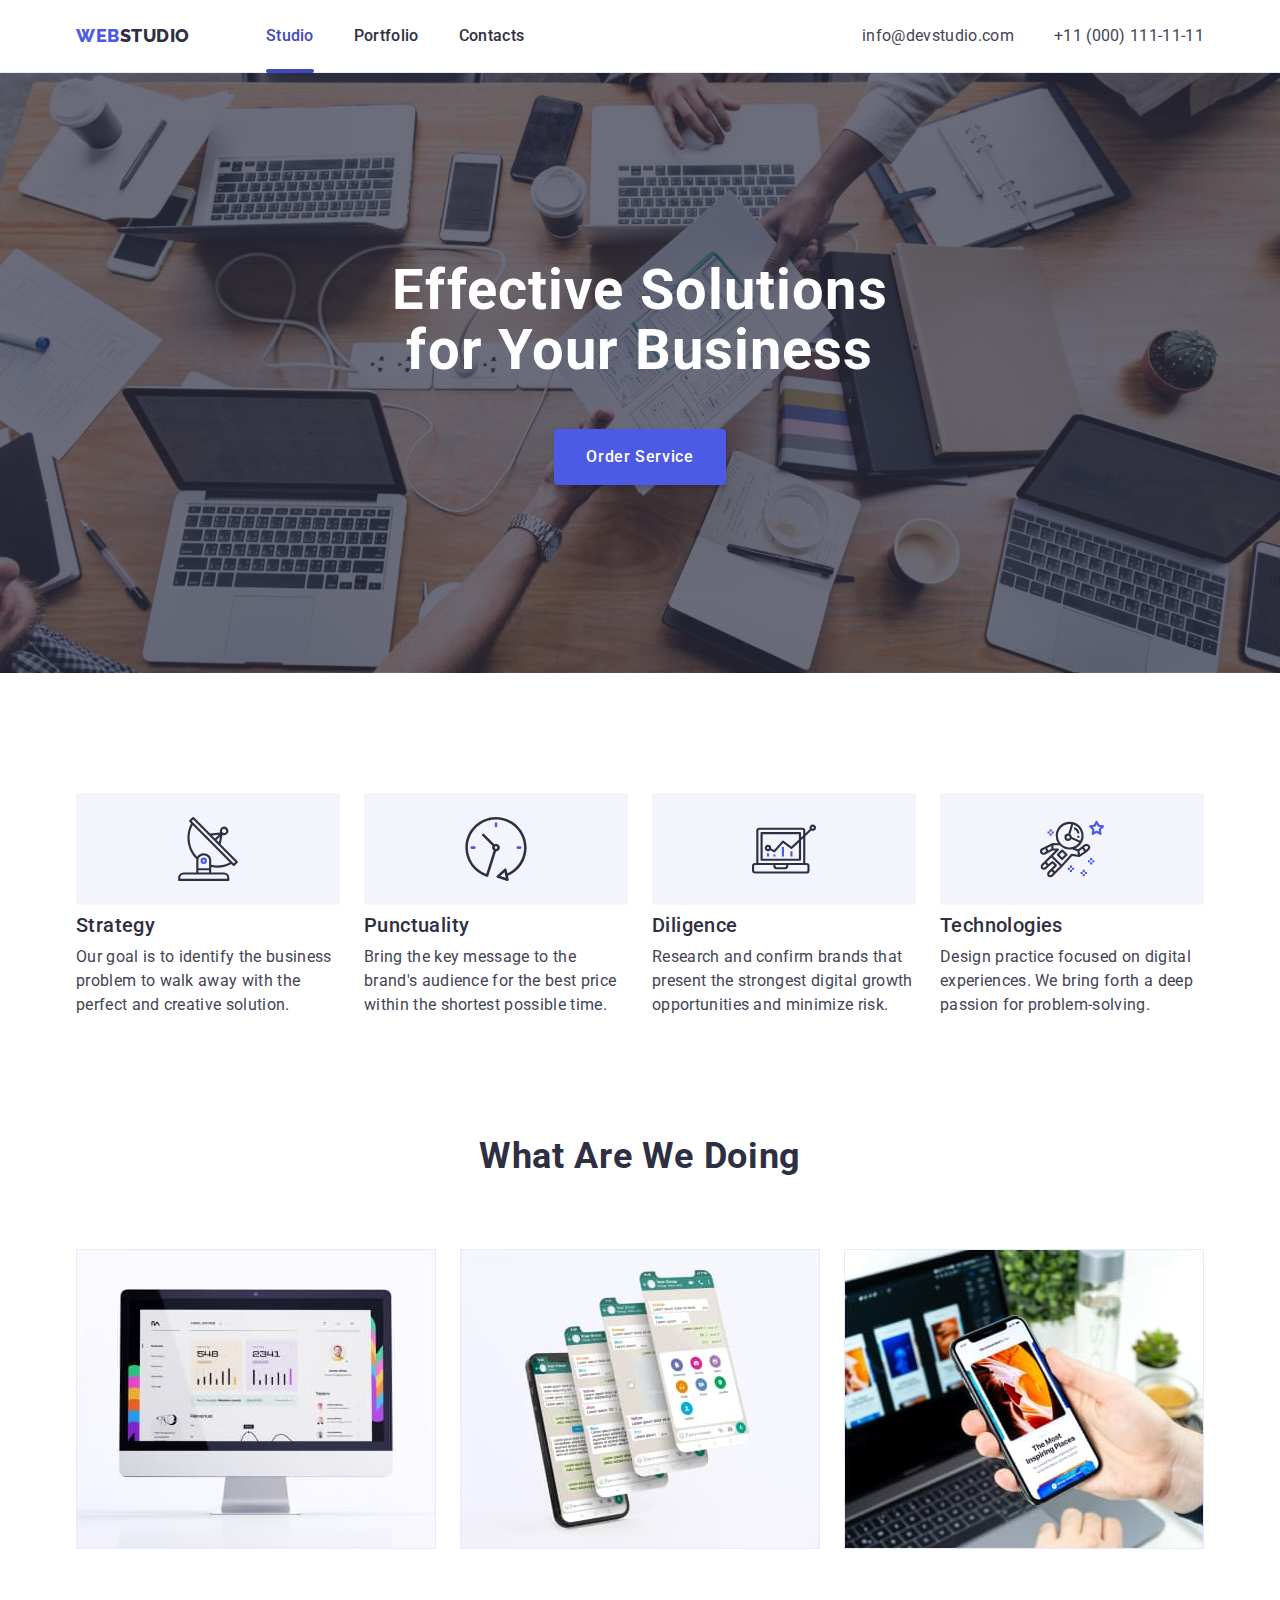
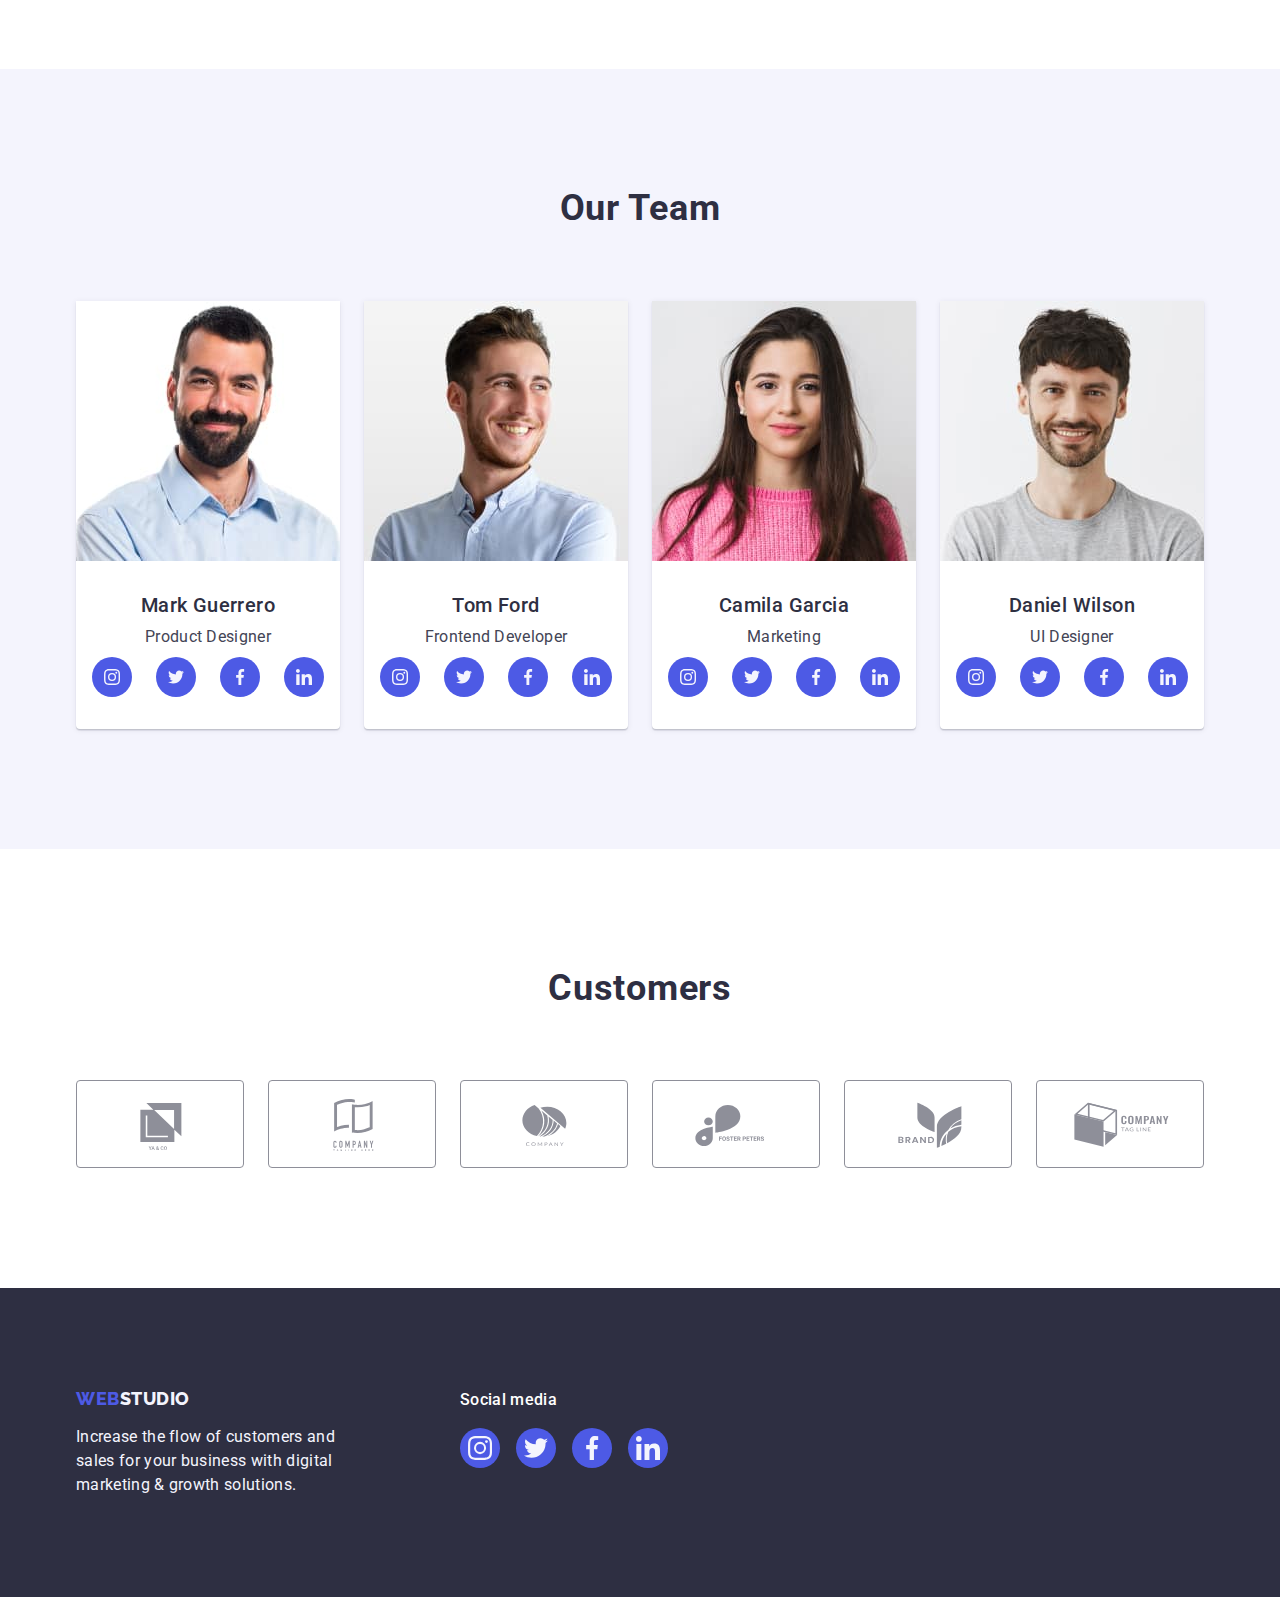
<file: index.html>
<!DOCTYPE html>
<html lang="en">
  <head>
    <meta charset="UTF-8" />
    <meta http-equiv="X-UA-Compatible" content="IE=edge" />
    <meta name="viewport" content="width=device-width, initial-scale=1.0" />
    <title>Web Studio (Version 3.0)</title>

    <!-- link modern normalize -->
    <link
      rel="stylesheet"
      href="https://cdnjs.cloudflare.com/ajax/libs/modern-normalize/1.0.0/modern-normalize.min.css"
    />

    <!-- link fonts -->
    <link rel="preconnect" href="https://fonts.googleapis.com" />
    <link rel="preconnect" href="https://fonts.gstatic.com" crossorigin />
    <link
      href="https://fonts.googleapis.com/css2?family=Raleway:wght@800&family=Roboto:wght@400;500;700&display=swap"
      rel="stylesheet"
    />

    <!-- link style -->
    <link rel="stylesheet" href="./css/styles.css" />
  </head>

  <body>
    <!-- Heder -->
    <header class="heder-container">
      <div class="container centred">
        <!-- Navigation -->
        <nav class="nav">
          <a href="./index.html" class="logo link"
            >Web<span class="logo-studio">Studio</span></a
          >
          <ul class="list">
            <li>
              <a href="./index.html" class="nav-l link current">Studio </a>
            </li>
            <li><a href="./portfolio.html" class="nav-l link">Portfolio</a></li>
            <li><a href="" class="nav-l link">Contacts</a></li>
          </ul>
        </nav>
        <!-- adress -->
        <address class="adress">
          <ul class="list nav-adress">
            <li>
              <a href="mailto:info@devstudio.com" class="link adress-link"
                >info@devstudio.com</a
              >
            </li>
            <li>
              <a href="tel:+110001111111" class="link adress-link"
                >+11 (000) 111-11-11</a
              >
            </li>
          </ul>
        </address>
      </div>
    </header>

    <!-- Main -->
    <main>
      <!-- Herro r1-->
      <section class="herro centred">
        <div class="container">
          <h1 class="herro-title herro-title-container">
            Effective Solutions for Your Business
          </h1>
          <button
            type="button"
            class="button-herro btn-herro-container"
            data-modal-open
          >
            Order Service
          </button>
        </div>

        <!-- Modal window -->
        <div class="backdrop" data-modal>
          <div class="modal">
            <button class="modal-btn" type="button" data-modal-close>
              <svg class="modal-icon" width="24" height="24">
                <use href="./images/icon.svg#icon-cross"></use>
              </svg>
            </button>
          </div>
        </div>
      </section>

      <!-- Principles of work r2-->

      <section class="section cont-prinsp-work">
        <div class="container">
          <h2 class="section-title visually-hidden">Principles of work</h2>
          <!-- The tag will need to be hidden -->
          <ul class="list card-set">
            <li class="card-set-items">
              <div class="card-princp">
                <svg class="icon-princ" width="64" height="64">
                  <use href="./images/icon.svg#icon-antenna"></use>
                </svg>
              </div>
              <h3 class="section-subtitle">Strategy</h3>
              <p class="desc">
                Our goal is to identify the business problem to walk away with
                the perfect and creative solution.
              </p>
            </li>
            <li class="card-set-items">
              <div class="card-princp">
                <svg class="icon-princ" width="64" height="64">
                  <use href="./images/icon.svg#icon-clock"></use>
                </svg>
              </div>
              <h3 class="section-subtitle">Punctuality</h3>
              <p class="desc">
                Bring the key message to the brand's audience for the best price
                within the shortest possible time.
              </p>
            </li>
            <li class="card-set-items">
              <div class="card-princp">
                <svg class="icon-princ" width="64" height="64">
                  <use href="./images/icon.svg#icon-diagram"></use>
                </svg>
              </div>
              <h3 class="section-subtitle">Diligence</h3>
              <p class="desc">
                Research and confirm brands that present the strongest digital
                growth opportunities and minimize risk.
              </p>
            </li>
            <li class="card-set-items">
              <div class="card-princp">
                <svg class="icon-princ" width="64" height="64">
                  <use href="./images/icon.svg#icon-astronaut"></use>
                </svg>
              </div>
              <h3 class="section-subtitle">Technologies</h3>
              <p class="desc">
                Design practice focused on digital experiences. We bring forth a
                deep passion for problem-solving.
              </p>
            </li>
          </ul>
        </div>
      </section>

      <!-- What are we doing  r3-->
      <section class="section our-projects">
        <div class="container">
          <h2 class="section-title">What are we doing</h2>
          <ul class="list card-set">
            <li class="card-set-items">
              <img
                src="./images/comp.jpg"
                alt="Foto comhuter"
                width="360"
                height="300"
              />
            </li>
            <li class="card-set-items">
              <img
                src="./images/phons.jpg"
                alt="Foto phons"
                width="360"
                height="300"
              />
            </li>
            <li class="card-set-items">
              <img
                src="./images/hand_with_phone.jpg"
                alt="Foto hand with phons"
                width="360"
                height="300"
              />
            </li>
          </ul>
        </div>
      </section>

      <!-- Our Team -->

      <section class="section team">
        <div class="container">
          <h2 class="section-tm-title">Our Team</h2>
          <ul class="list card-set">
            <li class="style-img card-set-items">
              <img
                src="./images/Marc_Guerro.jpg"
                alt="Foto Marc_Guerro"
                width="264"
                height="260"
              />
              <div class="team-wrapper">
                <h3 class="name">Mark Guerrero</h3>
                <p class="profession">Product Designer</p>
                <!-- linc instagram -->
                <ul class="list set-icon">
                  <li class="kind-social-icon">
                    <a
                      class="social-link-icon"
                      href="https://instagram.com"
                      target="_blank"
                      rel="noopener norefer"
                      aria-label="Instagram icoin"
                    >
                      <svg class="social-icon" width="16" height="16">
                        <use href="./images/icon.svg#icon-instagram"></use>
                      </svg>
                    </a>
                  </li>
                  <!-- link twitter -->
                  <li class="kind-social-icon">
                    <a
                      class="social-link-icon"
                      href="https://twitter.com"
                      target="_blank"
                      rel="noopener norefer"
                      aria-label="Instagram icoin"
                    >
                      <svg class="social-icon" width="16" height="16">
                        <use href="./images/icon.svg#icon-twitter"></use>
                      </svg>
                    </a>
                  </li>
                  <!-- link facebook -->
                  <li class="kind-social-icon">
                    <a
                      class="social-link-icon"
                      href="https://facebook.com"
                      target="_blank"
                      rel="noopener norefer"
                      aria-label="Instagram icoin"
                    >
                      <svg class="social-icon" width="16" height="16">
                        <use href="./images/icon.svg#icon-facebook"></use>
                      </svg>
                    </a>
                  </li>
                  <!-- link linkedin -->
                  <li class="kind-social-icon">
                    <a
                      class="social-link-icon"
                      href="https://https://www.linkedin.com"
                      target="_blank"
                      rel="noopener norefer"
                      aria-label="Instagram icoin"
                    >
                      <svg class="social-icon" width="16" height="16">
                        <use href="./images/icon.svg#icon-linkedin"></use>
                      </svg>
                    </a>
                  </li>
                </ul>
              </div>
            </li>
            <li class="style-img card-set-items">
              <img
                src="./images/Tom_Ford.jpg"
                alt="Foto Tom_Ford"
                width="264"
                height="260"
                class="marj-foto-developer"
              />
              <div class="team-wrapper">
                <h3 class="name">Tom Ford</h3>
                <p class="profession">Frontend Developer</p>
                <!-- linc instagram -->
                <ul class="list set-icon">
                  <li class="kind-social-icon">
                    <a
                      class="social-link-icon"
                      href="https://instagram.com"
                      target="_blank"
                      rel="noopener norefer"
                      aria-label="Instagram icoin"
                    >
                      <svg class="social-icon" width="16" height="16">
                        <use href="./images/icon.svg#icon-instagram"></use>
                      </svg>
                    </a>
                  </li>
                  <!-- link twitter -->
                  <li class="kind-social-icon">
                    <a
                      class="social-link-icon"
                      href="https://twitter.com"
                      target="_blank"
                      rel="noopener norefer"
                      aria-label="Instagram icoin"
                    >
                      <svg class="social-icon" width="16" height="16">
                        <use href="./images/icon.svg#icon-twitter"></use>
                      </svg>
                    </a>
                  </li>
                  <!-- link facebook -->
                  <li class="kind-social-icon">
                    <a
                      class="social-link-icon"
                      href="https://facebook.com"
                      target="_blank"
                      rel="noopener norefer"
                      aria-label="Instagram icoin"
                    >
                      <svg class="social-icon" width="16" height="16">
                        <use href="./images/icon.svg#icon-facebook"></use>
                      </svg>
                    </a>
                  </li>
                  <!-- link linkedin -->
                  <li class="kind-social-icon">
                    <a
                      class="social-link-icon"
                      href="https://https://www.linkedin.com"
                      target="_blank"
                      rel="noopener norefer"
                      aria-label="Instagram icoin"
                    >
                      <svg class="social-icon" width="16" height="16">
                        <use href="./images/icon.svg#icon-linkedin"></use>
                      </svg>
                    </a>
                  </li>
                </ul>
              </div>
            </li>
            <li class="style-img card-set-items">
              <img
                src="./images/Cfmilla_Garcia.jpg"
                alt="Foto Cfmilla_Garcia"
                width="264"
                height="260"
              />
              <div class="team-wrapper">
                <h3 class="name">Camila Garcia</h3>
                <p class="profession">Marketing</p>
                <!-- linc instagram -->
                <ul class="list set-icon">
                  <li class="kind-social-icon">
                    <a
                      class="social-link-icon"
                      href="https://instagram.com"
                      target="_blank"
                      rel="noopener norefer"
                      aria-label="Instagram icoin"
                    >
                      <svg class="social-icon" width="16" height="16">
                        <use href="./images/icon.svg#icon-instagram"></use>
                      </svg>
                    </a>
                  </li>
                  <!-- link twitter -->
                  <li class="kind-social-icon">
                    <a
                      class="social-link-icon"
                      href="https://twitter.com"
                      target="_blank"
                      rel="noopener norefer"
                      aria-label="Instagram icoin"
                    >
                      <svg class="social-icon" width="16" height="16">
                        <use href="./images/icon.svg#icon-twitter"></use>
                      </svg>
                    </a>
                  </li>
                  <!-- link facebook -->
                  <li class="kind-social-icon">
                    <a
                      class="social-link-icon"
                      href="https://facebook.com"
                      target="_blank"
                      rel="noopener norefer"
                      aria-label="Instagram icoin"
                    >
                      <svg class="social-icon" width="16" height="16">
                        <use href="./images/icon.svg#icon-facebook"></use>
                      </svg>
                    </a>
                  </li>
                  <!-- link linkedin -->
                  <li class="kind-social-icon">
                    <a
                      class="social-link-icon"
                      href="https://https://www.linkedin.com"
                      target="_blank"
                      rel="noopener norefer"
                      aria-label="Instagram icoin"
                    >
                      <svg class="social-icon" width="16" height="16">
                        <use href="./images/icon.svg#icon-linkedin"></use>
                      </svg>
                    </a>
                  </li>
                </ul>
              </div>
            </li>
            <li class="style-img card-set-items">
              <img
                src="./images/Daniel_Wilson.jpg"
                alt="Foto Daniel_Wilson"
                width="264"
                height="260"
              />
              <div class="team-wrapper">
                <h3 class="name">Daniel Wilson</h3>
                <p class="profession">UI Designer</p>
                <!-- linc instagram -->
                <ul class="list set-icon">
                  <li class="kind-social-icon">
                    <a
                      class="social-link-icon"
                      href="https://instagram.com"
                      target="_blank"
                      rel="noopener norefer"
                      aria-label="Instagram icoin"
                    >
                      <svg class="social-icon" width="16" height="16">
                        <use href="./images/icon.svg#icon-instagram"></use>
                      </svg>
                    </a>
                  </li>
                  <!-- link twitter -->
                  <li class="kind-social-icon">
                    <a
                      class="social-link-icon"
                      href="https://twitter.com"
                      target="_blank"
                      rel="noopener norefer"
                      aria-label="Instagram icoin"
                    >
                      <svg class="social-icon" width="16" height="16">
                        <use href="./images/icon.svg#icon-twitter"></use>
                      </svg>
                    </a>
                  </li>
                  <!-- link facebook -->
                  <li class="kind-social-icon">
                    <a
                      class="social-link-icon"
                      href="https://facebook.com"
                      target="_blank"
                      rel="noopener norefer"
                      aria-label="Instagram icoin"
                    >
                      <svg class="social-icon" width="16" height="16">
                        <use href="./images/icon.svg#icon-facebook"></use>
                      </svg>
                    </a>
                  </li>
                  <!-- link linkedin -->
                  <li class="kind-social-icon">
                    <a
                      class="social-link-icon"
                      href="https://https://www.linkedin.com"
                      target="_blank"
                      rel="noopener norefer"
                      aria-label="Instagram icoin"
                    >
                      <svg class="social-icon" width="16" height="16">
                        <use href="./images/icon.svg#icon-linkedin"></use>
                      </svg>
                    </a>
                  </li>
                </ul>
              </div>
            </li>
          </ul>
        </div>
      </section>

      <!-- Customers -->
      <section class="section customers">
        <div class="container">
          <h2 class="section-cust-title">Customers</h2>

          <ul class="list card-set">
            <li class="card-set-items">
              <a class="customer-linc" href="">
                <svg class="customer-icon" width="104" height="56">
                  <use href="./images/icon.svg#icon-Logo11"></use>
                </svg>
              </a>
            </li>

            <li class="card-set-items">
              <a class="customer-linc" href="">
                <svg class="customer-icon" width="104" height="56">
                  <use href="./images/icon.svg#icon-Logo22"></use>
                </svg>
              </a>
            </li>

            <li class="card-set-items">
              <a class="customer-linc" href="">
                <svg class="customer-icon" width="104" height="56">
                  <use href="./images/icon.svg#icon-Logo33"></use>
                </svg>
              </a>
            </li>

            <li class="card-set-items">
              <a class="customer-linc" href="">
                <svg class="customer-icon" width="104" height="56">
                  <use href="./images/icon.svg#icon-Logo44"></use>
                </svg>
              </a>
            </li>

            <li class="card-set-items">
              <a class="customer-linc" href="">
                <svg class="customer-icon" width="104" height="56">
                  <use href="./images/icon.svg#icon-Logo55"></use>
                </svg>
              </a>
            </li>

            <li class="card-set-items">
              <a class="customer-linc" href="">
                <svg class="customer-icon" width="104" height="56">
                  <use href="./images/icon.svg#icon-Logo66"></use>
                </svg>
              </a>
            </li>
          </ul>
        </div>
      </section>
    </main>

    <!-- Footer -->

    <footer class="footer cont-footer">
      <div class="container flex-footer">
        <div class="cont-logo">
          <a href="./index.html" class="logo link"
            >Web<span class="logo-studio">Studio</span>
          </a>
          <p class="text">
            Increase the flow of customers and sales for your business with
            digital marketing & growth solutions.
          </p>
        </div>

        <div class="cont-socmedia">
          <p class="titel-socmedia">Social media</p>
          <!-- linc instagram -->
          <ul class="list set-icon">
            <li class="kind-social-icon">
              <a
                class="social-link-icon"
                href="https://instagram.com"
                target="_blank"
                rel="noopener norefer"
                aria-label="Instagram icoin"
              >
                <svg class="social-icon" width="24" height="24">
                  <use href="./images/icon.svg#icon-instagram"></use>
                </svg>
              </a>
            </li>
            <!-- link twitter -->
            <li class="kind-social-icon">
              <a
                class="social-link-icon"
                href="https://twitter.com"
                target="_blank"
                rel="noopener norefer"
                aria-label="Instagram icoin"
              >
                <svg class="social-icon" width="24" height="24">
                  <use href="./images/icon.svg#icon-twitter"></use>
                </svg>
              </a>
            </li>
            <!-- link facebook -->
            <li class="kind-social-icon">
              <a
                class="social-link-icon"
                href="https://facebook.com"
                target="_blank"
                rel="noopener norefer"
                aria-label="Instagram icoin"
              >
                <svg class="social-icon" width="24" height="24">
                  <use href="./images/icon.svg#icon-facebook"></use>
                </svg>
              </a>
            </li>
            <!-- link linkedin -->
            <li class="kind-social-icon">
              <a
                class="social-link-icon"
                href="https://https://www.linkedin.com"
                target="_blank"
                rel="noopener norefer"
                aria-label="Instagram icoin"
              >
                <svg class="social-icon" width="24" height="24">
                  <use href="./images/icon.svg#icon-linkedin"></use>
                </svg>
              </a>
            </li>
          </ul>
        </div>
      </div>
    </footer>

    <script src="./js/modal.js"></script>
  </body>
</html>
</file>
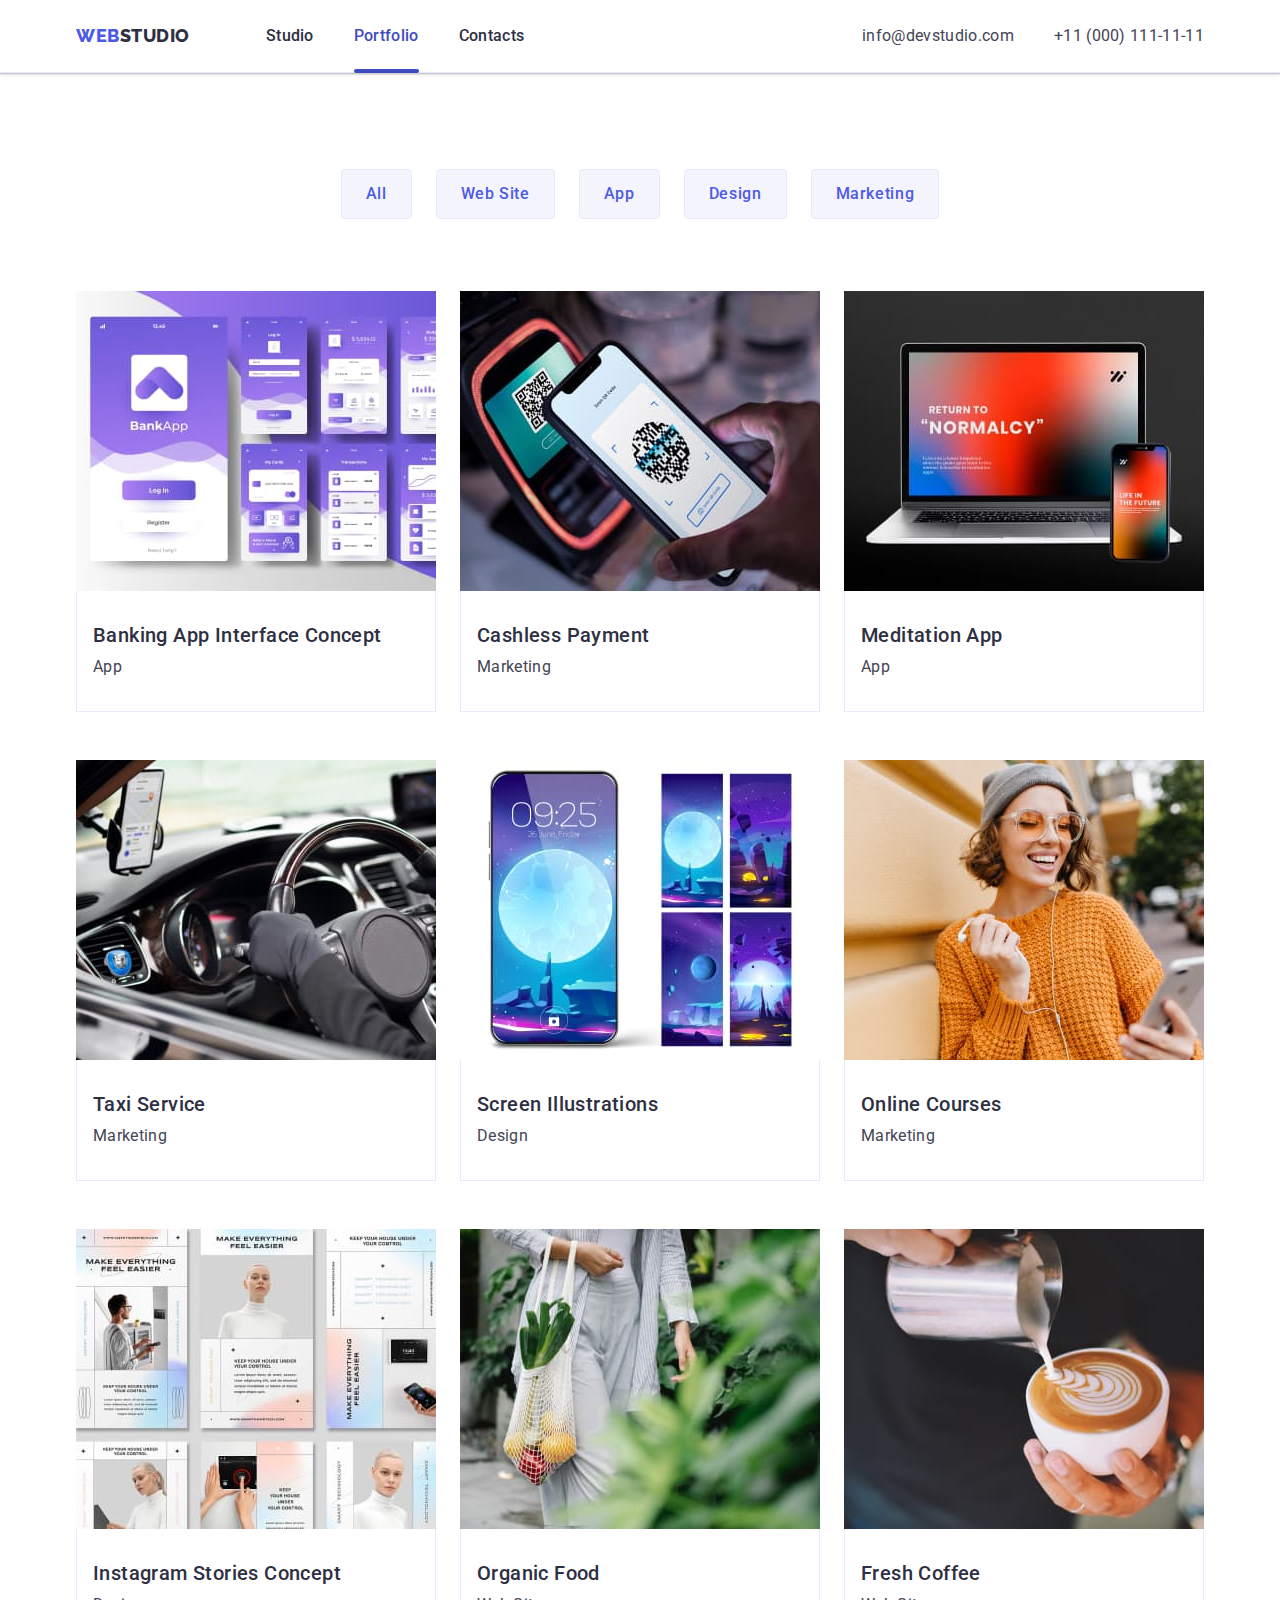
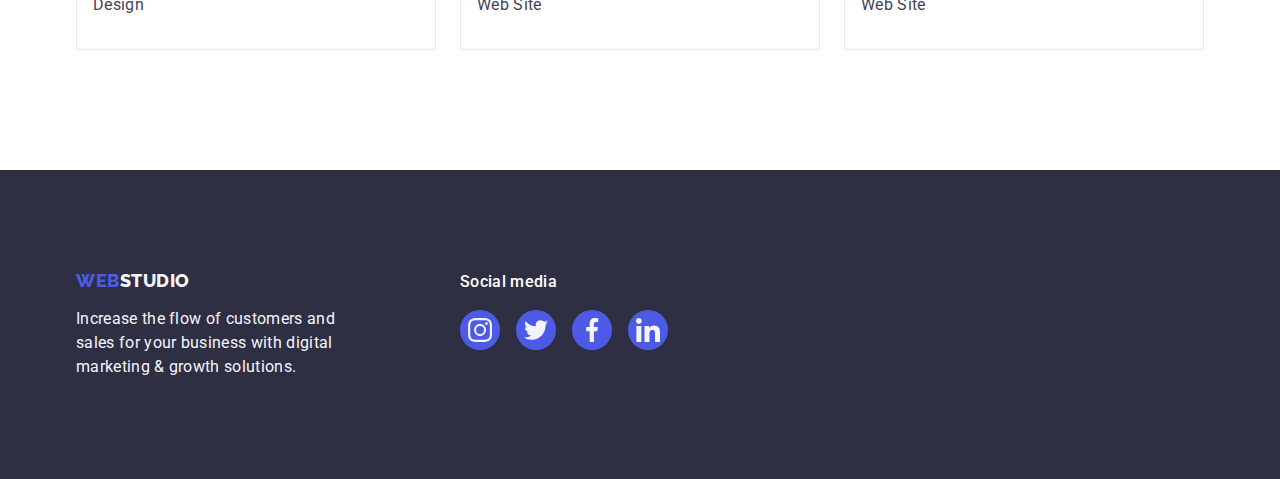
<file: portfolio.html>
<!DOCTYPE html>
<html lang="en">
  <head>
    <meta charset="UTF-8" />
    <meta http-equiv="X-UA-Compatible" content="IE=edge" />
    <meta name="viewport" content="width=device-width, initial-scale=1.0" />
    <title>Web Studio (Version 3.0)</title>

    <!-- link modern normalize -->
    <link
      rel="stylesheet"
      href="https://cdnjs.cloudflare.com/ajax/libs/modern-normalize/1.0.0/modern-normalize.min.css"
    />

    <!-- link fonts -->
    <link rel="preconnect" href="https://fonts.googleapis.com" />
    <link rel="preconnect" href="https://fonts.gstatic.com" crossorigin />
    <link
      href="https://fonts.googleapis.com/css2?family=Raleway:wght@800&family=Roboto:wght@400;500;700&display=swap"
      rel="stylesheet"
    />

    <!-- link style -->
    <link rel="stylesheet" href="./css/styles.css" />
  </head>
  <body>
    <!-- Heder -->
    <header class="heder-container">
      <div class="container centred">
        <!-- Navigation -->
        <nav class="nav">
          <a href="./index.html" class="logo link"
            >Web<span class="logo-studio">Studio</span></a
          >
          <ul class="list">
            <li><a href="./index.html" class="nav-l link">Studio </a></li>
            <li>
              <a href="./portfolio.html" class="nav-l link current"
                >Portfolio</a
              >
            </li>
            <li><a href="" class="nav-l link">Contacts</a></li>
          </ul>
        </nav>
        <!-- adress -->
        <address class="adress">
          <ul class="list nav-adress">
            <li>
              <a href="mailto:info@devstudio.com" class="link adress-link"
                >info@devstudio.com</a
              >
            </li>
            <li>
              <a href="tel:+110001111111" class="link adress-link"
                >+11 (000) 111-11-11</a
              >
            </li>
          </ul>
        </address>
      </div>
    </header>

    <!-- Main -->
    <main>
      <section class="filtr">
        <!-- Filtr-->
        <div class="container">
          <h1 class="visually-hidden">Filtr</h1>
          <ul class="list card-set">
            <li><button type="button" class="button-filtr">All</button></li>
            <li>
              <button type="button" class="button-filtr">Web Site</button>
            </li>
            <li><button type="button" class="button-filtr">App</button></li>
            <li><button type="button" class="button-filtr">Design</button></li>
            <li>
              <button type="button" class="button-filtr">Marketing</button>
            </li>
          </ul>

          <!-- Our projects -->
          <ul class="list progects-fl-cont">
            <li class="progects-fl-element">
              <a href="" class="link link-progects">
                <div class="project-box">
                  <img
                    src="./images/bank-app.jpg"
                    alt="Banking App Interface Concept"
                    width="360"
                    height="300"
                  />

                  <div class="overlay">
                    <p class="overlay-text">
                      14 Stylish and User-Friendly App Design Concepts · Task
                      Manager App · Calorie Tracker App · Exotic Fruit Ecommerce
                      App · Cloud Storage App
                    </p>
                  </div>
                </div>

                <div class="product-wrapper">
                  <h2 class="desc-product">Banking App Interface Concept</h2>
                  <p class="desc-sferprodact">App</p>
                </div>
              </a>
            </li>

            <li class="progects-fl-element">
              <a href="" class="link link-progects">
                <div class="project-box">
                  <img
                    src="./images/payment-phone.jpg"
                    alt="Cashless Payment"
                    width="360"
                    height="300"
                  />
                  <div class="overlay">
                    <p class="overlay-text">
                      14 Stylish and User-Friendly App Design Concepts · Task
                      Manager App · Calorie Tracker App · Exotic Fruit Ecommerce
                      App · Cloud Storage App
                    </p>
                  </div>
                </div>
                <div class="product-wrapper">
                  <h2 class="desc-product">Cashless Payment</h2>
                  <p class="desc-sferprodact">Marketing</p>
                </div>
              </a>
            </li>

            <li class="progects-fl-element">
              <a href="" class="link link-progects">
                <div class="project-box">
                  <img
                    src="./images/notebook.jpg"
                    alt="Meditation App"
                    width="360"
                    height="300"
                  />
                  <div class="overlay">
                    <p class="overlay-text">
                      14 Stylish and User-Friendly App Design Concepts · Task
                      Manager App · Calorie Tracker App · Exotic Fruit Ecommerce
                      App · Cloud Storage App
                    </p>
                  </div>
                </div>
                <div class="product-wrapper">
                  <h2 class="desc-product">Meditation App</h2>
                  <p class="desc-sferprodact">App</p>
                </div>
              </a>
            </li>

            <li class="progects-fl-element">
              <a href="" class="link link-progects">
                <div class="project-box">
                  <img
                    src="./images/taxi.jpg"
                    alt="Taxi Service"
                    width="360"
                    height="300"
                  />
                  <div class="overlay">
                    <p class="overlay-text">
                      14 Stylish and User-Friendly App Design Concepts · Task
                      Manager App · Calorie Tracker App · Exotic Fruit Ecommerce
                      App · Cloud Storage App
                    </p>
                  </div>
                </div>
                <div class="product-wrapper">
                  <h2 class="desc-product">Taxi Service</h2>
                  <p class="desc-sferprodact">Marketing</p>
                </div>
              </a>
            </li>

            <li class="progects-fl-element">
              <a href="" class="link link-progects">
                <div class="project-box">
                  <img
                    src="./images/screen-phone.jpg"
                    alt="Screen Illustrations"
                    width="360"
                    height="300"
                  />
                  <div class="overlay">
                    <p class="overlay-text">
                      14 Stylish and User-Friendly App Design Concepts · Task
                      Manager App · Calorie Tracker App · Exotic Fruit Ecommerce
                      App · Cloud Storage App
                    </p>
                  </div>
                </div>
                <div class="product-wrapper">
                  <h2 class="desc-product">Screen Illustrations</h2>
                  <p class="desc-sferprodact">Design</p>
                </div>
              </a>
            </li>

            <li class="progects-fl-element">
              <a href="" class="link link-progects">
                <div class="project-box">
                  <img
                    src="./images/girl.jpg"
                    alt="Online Courses"
                    width="360"
                    height="300"
                  />
                  <div class="overlay">
                    <p class="overlay-text">
                      14 Stylish and User-Friendly App Design Concepts · Task
                      Manager App · Calorie Tracker App · Exotic Fruit Ecommerce
                      App · Cloud Storage App
                    </p>
                  </div>
                </div>
                <div class="product-wrapper">
                  <h2 class="desc-product">Online Courses</h2>
                  <p class="desc-sferprodact">Marketing</p>
                </div>
              </a>
            </li>

            <li class="progects-fl-element">
              <a href="" class="link link-progects">
                <div class="project-box">
                  <img
                    src="./images/instagram.jpg"
                    alt="Instagram Stories Concept"
                    width="360"
                    height="300"
                  />
                  <div class="overlay">
                    <p class="overlay-text">
                      14 Stylish and User-Friendly App Design Concepts · Task
                      Manager App · Calorie Tracker App · Exotic Fruit Ecommerce
                      App · Cloud Storage App
                    </p>
                  </div>
                </div>
                <div class="product-wrapper">
                  <h2 class="desc-product">Instagram Stories Concept</h2>
                  <p class="desc-sferprodact">Design</p>
                </div>
              </a>
            </li>

            <li class="progects-fl-element">
              <a href="" class="link link-progects">
                <div class="project-box">
                  <img
                    src="./images/food.jpg"
                    alt="Organic Food"
                    width="360"
                    height="300"
                  />
                  <div class="overlay">
                    <p class="overlay-text">
                      14 Stylish and User-Friendly App Design Concepts · Task
                      Manager App · Calorie Tracker App · Exotic Fruit Ecommerce
                      App · Cloud Storage App
                    </p>
                  </div>
                </div>
                <div class="product-wrapper">
                  <h2 class="desc-product">Organic Food</h2>
                  <p class="desc-sferprodact">Web Site</p>
                </div>
              </a>
            </li>

            <li class="progects-fl-element">
              <a href="" class="link link-progects">
                <div class="project-box">
                  <img
                    src="./images/coffe.jpg"
                    alt="Fresh Coffee"
                    width="360"
                    height="300"
                  />
                  <div class="overlay">
                    <p class="overlay-text">
                      14 Stylish and User-Friendly App Design Concepts · Task
                      Manager App · Calorie Tracker App · Exotic Fruit Ecommerce
                      App · Cloud Storage App
                    </p>
                  </div>
                </div>
                <div class="product-wrapper">
                  <h2 class="desc-product">Fresh Coffee</h2>
                  <p class="desc-sferprodact">Web Site</p>
                </div>
              </a>
            </li>
          </ul>
        </div>
      </section>
    </main>

    <!-- Footer -->
    <footer class="footer cont-footer">
      <div class="container flex-footer">
        <div class="cont-logo">
          <a href="./index.html" class="logo link"
            >Web<span class="logo-studio">Studio</span>
          </a>
          <p class="text">
            Increase the flow of customers and sales for your business with
            digital marketing & growth solutions.
          </p>
        </div>

        <div class="cont-socmedia">
          <p class="titel-socmedia">Social media</p>
          <!-- linc instagram -->
          <ul class="list set-icon">
            <li class="kind-social-icon">
              <a
                class="social-link-icon"
                href="https://instagram.com"
                target="_blank"
                rel="noopener norefer"
                aria-label="Instagram icoin"
              >
                <svg class="social-icon" width="24" height="24">
                  <use href="./images/icon.svg#icon-instagram"></use>
                </svg>
              </a>
            </li>
            <!-- link twitter -->
            <li class="kind-social-icon">
              <a
                class="social-link-icon"
                href="https://twitter.com"
                target="_blank"
                rel="noopener norefer"
                aria-label="Instagram icoin"
              >
                <svg class="social-icon" width="24" height="24">
                  <use href="./images/icon.svg#icon-twitter"></use>
                </svg>
              </a>
            </li>
            <!-- link facebook -->
            <li class="kind-social-icon">
              <a
                class="social-link-icon"
                href="https://facebook.com"
                target="_blank"
                rel="noopener norefer"
                aria-label="Instagram icoin"
              >
                <svg class="social-icon" width="24" height="24">
                  <use href="./images/icon.svg#icon-facebook"></use>
                </svg>
              </a>
            </li>
            <!-- link linkedin -->
            <li class="kind-social-icon">
              <a
                class="social-link-icon"
                href="https://https://www.linkedin.com"
                target="_blank"
                rel="noopener norefer"
                aria-label="Instagram icoin"
              >
                <svg class="social-icon" width="24" height="24">
                  <use href="./images/icon.svg#icon-linkedin"></use>
                </svg>
              </a>
            </li>
          </ul>
        </div>
      </div>
    </footer>
  </body>
</html>
</file>
<file: css/styles.css>
html {
  box-sizing: border-box;
}
*,
*::before,
*::after {
  box-sizing: inherit;
}

:root {
  /* colors */
  --primary-text-color: #ffffff;
  --title-text-color: #2e2f42;
  --accent-color: #4d5ae5;
  --base-text-color: #434455;
  --primari-whitecolor: #ffffff;
  --btn-hover-color: #404bbf;
  --btn-secondary-color: #e7e9fc;
  --second-white-text: #f4f4fd;
  --cust-border-color: #8e8f99;
  --card-prinspl-color: #f4f4fd;
  --shadow-btn-herro: rgba(0, 0, 0, 0.15);
  --color-icon-customers: #afb1b8;
  --color-icon-foter: #f4f4fd;
  --color-bgrnd-modal-window: #fcfcfc;

  /* indent for gap */
  --indent: 24px;
  --indent-items: 3;

  /* transition */
  --transition-duration: 250ms;
  --transition-timing-function: cubic-bezier(0.4, 0, 0.2, 1);
}

body {
  background-color: var(--primari-whitecolor);
  color: var(--base-text-color);

  font-family: "Roboto", sans-serif;
  font-size: 16px;
}

/* reset start */
h1,
h2,
h3,
h4,
h5,
h6,
p,
ul {
  margin-top: 0;
  margin-bottom: 0;
}

img {
  display: block;
  max-width: 100%;
  height: auto;
}

.link {
  color: currentColor;
  text-decoration: none;
}

ul {
  padding-inline-start: 0px;
}
/* reset end */

.container {
  width: 1158px;
  margin-left: auto;
  margin-right: auto;
  padding-left: 15px;
  padding-right: 15px;
  /* outline: dashed 1px teal; */
}

.section {
  padding-top: 120px;
  padding-bottom: 120px;
  /* outline: dashed 2px red; */
}

.centred {
  text-align: center;
}

/*to hide service*/
.visually-hidden {
  position: absolute;
  width: 1px;
  height: 1px;
  margin: -1px;
  border: 0;
  padding: 0;
  white-space: nowrap;
  clip-path: inset(100%);
  clip: rect(0 0 0 0);
  overflow: hidden;
}
/* card set */
.card-set {
  display: flex;
  flex-wrap: wrap;
  gap: var(--indent);
}

.card-set-items {
  width: calc(
    (100% - (var(--indent-items) - 1) * var(--indent)) / var(--indent-items)
  );
}

/* delete poit in UL */
.list {
  list-style: none;
}

/**
  |============================
  | HEDER
  |============================
*/

.heder-container {
  border-bottom: solid 1px var(--btn-secondary-color);
  box-shadow: 0px 2px 1px rgba(46, 47, 66, 0.08),
    0px 1px 1px rgba(46, 47, 66, 0.16), 0px 1px 6px rgba(46, 47, 66, 0.08);
}

.heder-container .container {
  display: flex;
  align-items: center;
}

/* Logo */
.logo {
  margin-right: 76px;
  padding-top: 24px;
  padding-bottom: 24px;

  color: var(--accent-color);

  font-family: Raleway, sans-serif;
  letter-spacing: 0.03em;
  font-weight: 800;
  font-size: 18px;
  line-height: 1.17;
  text-transform: uppercase;
}

.logo-studio {
  color: var(--title-text-color);
}

/* logo for footer */
.footer .logo-studio {
  color: var(--second-white-text);
}

/* site nav */
.nav {
  display: flex;
  align-items: center;
}

.nav-l {
  position: relative;

  display: block;
  padding-top: 24px;
  padding-bottom: 24px;

  color: var(--title-text-color);

  font-weight: 500;
  font-size: 16px;
  text-decoration: none;
  line-height: 1.5;
  letter-spacing: 0.02em;
  font-style: normal;
  text-decoration: none;

  transition: color var(--transition-duration) var(--transition-timing-function);
}

.nav-l:hover,
.nav-l:focus {
  color: var(--btn-hover-color);
}

.nav-l::after {
  content: "";
  position: absolute;
  bottom: -1px;
  left: 0;

  display: block;
  width: 100%;
  height: 4px;
  border-radius: 2px;
  transition: background-color var(--transition-duration)
    var(--transition-timing-function);
}

.nav-l.current::after,
.nav-l:hover::after,
.nav-l:focus::after {
  background-color: var(--btn-hover-color);
}
.nav-l.current {
  color: var(--btn-hover-color);
}

.nav .list {
  display: flex;
  gap: 40px;
}

/* adress */
.adress {
  margin-left: auto;

  font-style: normal;
  font-weight: 400;
  font-size: 16px;
  line-height: 1.5;
}

.nav-adress {
  display: flex;
  gap: 40px;
}

.adress-link {
  display: block;
  padding-top: 24px;
  padding-bottom: 24px;

  color: var(--base-text-color);
  line-height: 24px;
  letter-spacing: 0.02em;
  text-decoration: none;

  transition: color var(--transition-duration) var(--transition-timing-function);
}

.adress-link:hover,
.adress-link:focus {
  color: var(--btn-hover-color);
}

/**
  |============================
  | HERRO
  |============================
*/

.herro {
  background-color: var(--title-text-color);
  padding-top: 188px;
  padding-bottom: 188px;

  background-image: linear-gradient(
      rgba(46, 47, 66, 0.7),
      rgba(46, 47, 66, 0.7)
    ),
    url(../images/img-name.jpg);
  max-width: 1440px;
  max-height: 600px;
  margin: 0 auto;
  background-repeat: no-repeat;
  background-position: center;
  background-size: cover;
}

.herro-title {
  max-width: 496px;
  margin: 0 auto;
  margin-bottom: 48px;

  color: var(--primari-whitecolor);

  font-weight: 700;
  font-size: 56px;
  line-height: 1.07;
  text-align: center;
  letter-spacing: 0.02em;
}

.btn-herro-container {
  display: block;
  min-width: 169px;
  height: 56px;
  border: none;
  padding: 16px 32px;
  border-radius: 4px;
  margin: 0 auto;
}

.section .section-title {
  color: var(--title-text-color);

  font-weight: 700;
  font-size: 36px;
  line-height: 1.11;
  text-align: center;
  letter-spacing: 0.02em;
  text-transform: capitalize;
  letter-spacing: 0.02em;
}

/* Modal styles */
.backdrop {
  position: fixed;
  top: 0;
  left: 0;
  width: 100%;
  height: 100%;
  background: rgba(46, 47, 66, 0.4);

  visibility: hidden;
  opacity: 0;
  pointer-events: none;

  transition: opacity var(--transition-duration)
      var(--transition-timing-function),
    visibility var(--transition-duration) var(--transition-timing-function);
}

.modal {
  position: absolute;
  top: calc(50% - 288px);
  left: calc(50% - 204px);
  width: 408px;
  height: 576px;
  background: var(--color-bgrnd-modal-window);
  box-shadow: 0px 1px 1px rgba(0, 0, 0, 0.14), 0px 1px 3px rgba(0, 0, 0, 0.12),
    0px 2px 1px rgba(0, 0, 0, 0.2);
  border-radius: 4px;
  padding: 24px;
}

.modal-btn {
  display: flex;
  justify-content: center;
  align-items: center;
  position: absolute;
  top: 20px;
  right: 20px;
  width: 24px;
  height: 24px;
  border-radius: 50%;
  background: var(--btn-secondary-color);
  border: 1px solid rgba(0, 0, 0, 0.1);
  cursor: pointer;

  transition: background-color var(--transition-duration)
      var(--transition-timing-function),
    fill var(--transition-duration) var(--transition-timing-function);
}

.modal-btn:hover {
  background-color: var(--btn-hover-color);
  fill: var(--primari-whitecolor);
}

.is-hidden {
  visibility: visible;
  opacity: 1;
  pointer-events: initial;
}

.modal-icon {
  box-sizing: content-box;
}

/**
  |============================
  | BUTTON
  |============================
*/

.button-herro {
  color: var(--primari-whitecolor);
  background-color: var(--accent-color);
  box-shadow: 0px 4px 4px var(--shadow-btn-herro);
  border-radius: 4px;

  font-family: Roboto, sans-serif;
  font-weight: 500;
  font-size: 16px;
  line-height: 1.5;
  cursor: pointer;
  letter-spacing: 0.04em;

  transition: background-color var(--transition-duration)
    var(--transition-timing-function);
}

.button-herro:hover,
.button-herro:focus {
  color: var(--primari-whitecolor);
  background-color: var(--btn-hover-color);
  box-shadow: 0px 4px 4px var(--shadow-btn-herro);
  border-radius: 4px;
}

/**
  |============================
  | Principles of work
  |============================
*/

.section .section-subtitle {
  color: var(--title-text-color);

  font-weight: 500;
  font-size: 20px;
  line-height: 1.2;
  letter-spacing: 0.02em;

  margin-bottom: 8px;
}

.cont-prinsp-work {
  --indent-items: 4;
}

.section .desc {
  color: var(--base-text-color);
  line-height: 24px;
  letter-spacing: 0.02em;
}

.card-princp {
  display: flex;
  justify-content: center;
  align-items: center;
  width: 264px;
  height: 112px;
  margin-bottom: 8px;

  background-color: var(--card-prinspl-color);
  border-radius: 4px;
}

/* .icon-princ {
} */

/**
  |============================
  | OUR PROJECTS
  |============================
*/

.our-projects .section-title {
  color: var(--title-text-color);

  font-weight: 700;
  font-size: 36px;
  line-height: 1.11;
  text-align: center;
  letter-spacing: 0.02em;
  text-transform: capitalize;
}

.our-projects {
  padding-top: 0;

  background-color: var(--primari-whitecolor);
}

.our-projects .section-title {
  margin-bottom: 72px;
}

/**
  |============================
  | OUR TEAM
  |============================
*/

.team {
  --indent-items: 4;

  background-color: var(--second-white-text);
}
.section-tm-title {
  color: var(--title-text-color);

  font-weight: 700;
  font-size: 36px;
  line-height: 1.11;
  text-align: center;
  letter-spacing: 0.02em;
  text-transform: capitalize;

  margin-bottom: 72px;
}

.style-img {
  background-color: var(--primari-whitecolor);
}

.section .name {
  color: var(--title-text-color);

  font-weight: 500;
  font-size: 20px;
  line-height: 1.2;
  letter-spacing: 0.02em;

  margin-bottom: 8px;
}
.section .profession {
  color: var(--base-text-color);

  line-height: 24px;
  letter-spacing: 0.02em;
}

.team-wrapper {
  padding: 32px 0;
  text-align: center;
  border-radius: 0px 0px 4px 4px;
}

.profession {
  margin-bottom: 8px;
}

.team .card-set-items {
  box-shadow: 0px 1px 6px rgba(46, 47, 66, 0.08),
    0px 1px 1px rgba(46, 47, 66, 0.16), 0px 2px 1px rgba(46, 47, 66, 0.08);
  border-radius: 0px 0px 4px 4px;
}

/* social link */
.set-icon {
  display: flex;
  justify-content: center;
  gap: 24px;
}

.kind-social-icon {
  width: 40px;
  height: 40px;
  border-radius: 50%;
}

.social-link-icon {
  display: flex;
  justify-content: center;
  align-items: center;
  width: 100%;
  height: 100%;
  border-radius: 50%;
  background-color: var(--accent-color);

  transition: background-color var(--transition-duration)
    var(--transition-timing-function);
}

.social-icon {
  fill: var(--card-prinspl-color);
}

.social-link-icon:hover,
.social-link-icon:focus {
  background-color: var(--btn-hover-color);
}

/**
  |============================
  | CUSTOMER
  |============================
*/
.section-cust-title {
  color: var(--title-text-color);

  font-weight: 700;
  font-size: 36px;
  line-height: 1.1;
  text-align: center;
  letter-spacing: 0.02em;
  text-transform: capitalize;

  margin-bottom: 72px;
}

.customers .card-set-items {
  --indent-items: 6;
  height: 88px;
  width: calc((100% - 120px) / 6);
}
.customer-linc {
  display: flex;
  justify-content: center;
  align-items: center;
  width: 100%;
  height: 100%;
  border: 1px solid var(--cust-border-color);
  border-radius: 4px;
  color: var(--cust-border-color);

  transition: border-color var(--transition-duration)
      var(--transition-timing-function),
    color var(--transition-duration) var(--transition-timing-function);

  /* outline: 2px dashed  teal; */
}

.customer-linc:hover,
.customer-linc:focus {
  /* border: 1px solid var(--btn-hover-color); */
  border-color: var(--btn-hover-color);
  color: var(--btn-hover-color);
}

.customer-icon {
  fill: currentColor;
}

/**
  |============================
  | FOOTER
  |============================
*/

.footer .text {
  color: var(--second-white-text);
}

.cont-footer {
  padding-top: 100px;
  padding-bottom: 100px;
  background-color: var(--title-text-color);
}

.flex-footer {
  display: flex;
  align-items: baseline;
  gap: 120px;
}

.cont-logo {
  width: 264px;
}

.footer .logo {
  display: inline-block;
  margin-bottom: 16px;

  margin-right: 0;
  padding-top: 0;
  padding-bottom: 0;
}

.footer .text {
  width: 264px;

  font-weight: 400;
  line-height: 24px;
  letter-spacing: 0.02em;
}

.titel-socmedia {
  font-weight: 500;
  font-size: 16px;
  text-decoration: none;
  line-height: 1.5;
  letter-spacing: 0.02em;
  font-style: normal;
  color: var(--primari-whitecolor);
  margin-bottom: 16px;
}

.cont-socmedia {
  width: 208px;
}

.footer .set-icon {
  gap: 16px;
}

.footer .social-icon {
  fill: var(--color-icon-foter);
}

.footer .social-link-icon:hover,
.footer .social-link-icon:focus {
  background-color: #31d0aa;
}

/**
  |============================
  | PORTFOLIO
  |============================
*/

/* btn in Portfolio */
.button-filtr {
  display: block;
  padding: 12px 24px;
  border: 1px solid var(--btn-secondary-color);
  border-radius: 4px;

  color: var(--accent-color);
  background-color: var(--second-white-text);

  font-family: Roboto, sans-serif;
  font-weight: 500;
  font-size: 16px;
  line-height: 1.5;
  letter-spacing: 0.04em;
  cursor: pointer;

  transition: box-shadow var(--transition-duration)
      var(--transition-timing-function),
    color var(--transition-duration) var(--transition-timing-function),
    background-color var(--transition-duration)
      var(--transition-timing-function),
    border var(--transition-duration) var(--transition-timing-function);
}

.button-filtr:hover,
.button-filtr:focus {
  border: 1px solid transparent;
  box-shadow: 0px 3px 1px rgba(0, 0, 0, 0.1), 0px 2px 1px rgba(0, 0, 0, 0.08),
    0px 2px 2px rgba(0, 0, 0, 0.12);

  color: var(--primari-whitecolor);
  background-color: var(--btn-hover-color);
}

.filtr {
  padding-top: 96px;
  padding-bottom: 120px;
}

.filtr .card-set {
  --indent-items: 5;
  align-items: center;
  justify-content: center;
  margin-bottom: 72px;
}

/* our projects */

.progects-fl-cont {
  display: flex;
  flex-wrap: wrap;
  gap: 48px 24px;
}

.progects-fl-element {
  position: relative;

  flex-basis: calc((100% - 2 * 24px) / 3);
}

.link-progects {
  display: block;
  overflow: hidden;

  transition: box-shadow var(--transition-duration)
    var(--transition-timing-function);
}

.link-progects:hover,
.link-progects:focus {
  box-shadow: 0px 1px 6px rgba(46, 47, 66, 0.08),
    0px 1px 1px rgba(46, 47, 66, 0.16), 0px 2px 1px rgba(46, 47, 66, 0.08);
}

.link {
  text-decoration: none;
}

.desc-product {
  margin-bottom: 8px;

  color: var(--title-text-color);

  font-weight: 500;
  font-size: 20px;
  line-height: 1.2;
  text-decoration: none;
  letter-spacing: 0.02em;
}

.desc-sferprodact {
  color: var(--base-text-color);

  line-height: 24px;
  letter-spacing: 0.02em;
  text-decoration: none;
}

.product-wrapper {
  padding: 32px 16px;
  border: 1px solid #e7e9fc;
  border-top: none;
}

.overlay {
  position: absolute;
  top: 0;
  left: 0;
  width: 100%;
  height: 300px;
  background-color: var(--accent-color);
  display: flex;
  align-items: center;
  justify-content: center;

  transform: translateY(100%);
  transition: transform var(--transition-duration)
    var(--transition-timing-function);
}

.link-progects:hover .overlay,
.link-progectst:focus .overlay {
  transform: translateY(0);
}

.project-box {
  position: relative;
  overflow: hidden;
  width: 360px;
  height: 300px;
}

.overlay-text {
  padding-top: 40px;
  padding-right: 32px;
  padding-bottom: 140px;
  padding-left: 32px;

  font-weight: 400;
  font-size: 16px;
  line-height: 1.5;
  letter-spacing: 0.02em;
  color: var(--color-icon-foter);
}
</file>
